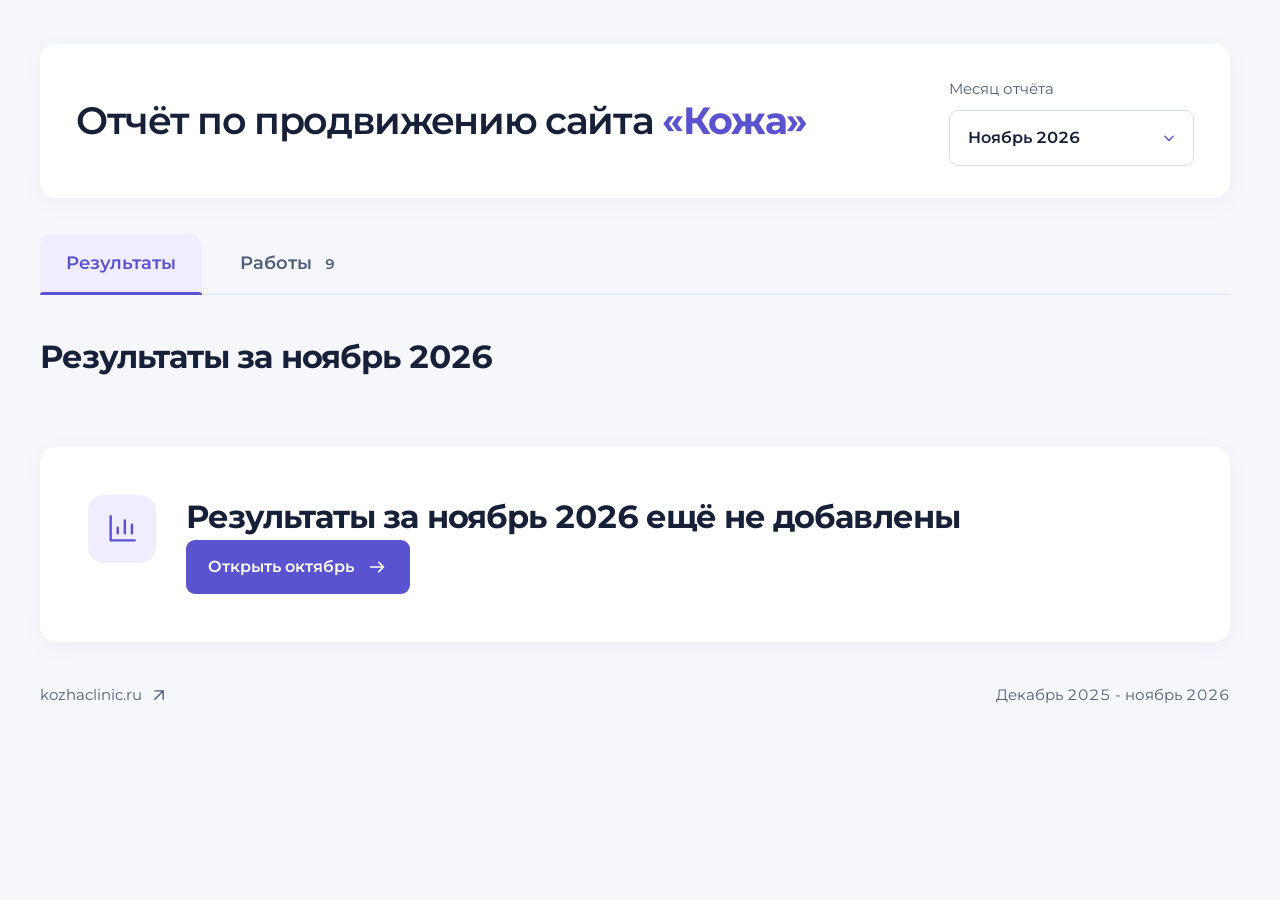
<file: index.html>
<!doctype html>
<html lang="ru">
<head>
  <meta charset="utf-8">
  <meta name="viewport" content="width=device-width,initial-scale=1">
  <meta name="robots" content="noindex,nofollow">
  <meta name="color-scheme" content="light">
  <title>Отчёт по продвижению сайта «Кожа»</title>
  <link rel="preload" href="assets/fonts/Montserrat-Regular.woff2" as="font" type="font/woff2" crossorigin>
  <link rel="preload" href="assets/fonts/Montserrat-SemiBold.woff2" as="font" type="font/woff2" crossorigin>
  <link rel="stylesheet" href="styles.css?v=631f88daee0b">
  <link rel="stylesheet" href="results.css?v=24ecd3e6007a">
  <link rel="stylesheet" href="archive.css?v=88a2c17516ca">
  <script src="report-data.js?v=06515d88b8c9" defer></script>
  <script src="model.js?v=ab1f84ecc292" defer></script>
  <script src="app.js?v=5cf2f712b2f7" defer></script>
</head>
<body>
  <a class="skip-link" href="#report-content">К содержанию отчёта</a>
  <div class="report-shell">
    <header class="report-header">
      <div class="report-heading"><h1>Отчёт по продвижению сайта <span id="report-client">«Кожа»</span></h1></div>
      <div class="month-picker"><label for="report-month">Месяц отчёта</label><div class="select-wrap"><select id="report-month" aria-label="Месяц отчёта"></select><svg aria-hidden="true" viewBox="0 0 24 24"><path d="m7 10 5 5 5-5"/></svg></div></div>
    </header>
    <nav class="report-nav" aria-label="Разделы отчёта">
      <div class="tabs" role="tablist" aria-label="Отчёт по продвижению сайта">
        <button type="button" role="tab" id="tab-results" aria-controls="panel-results" aria-selected="true" tabindex="0">Результаты</button>
        <button type="button" role="tab" id="tab-works" aria-controls="panel-works" aria-selected="false" tabindex="-1">Работы <span id="work-count" class="tab-count" hidden></span></button>
      </div>
    </nav>
    <main id="report-content">
      <section id="panel-results" role="tabpanel" aria-labelledby="tab-results" tabindex="-1"><p class="loading-message" role="status">Загружаем отчёт…</p></section>
      <section id="panel-works" role="tabpanel" aria-labelledby="tab-works" tabindex="-1" hidden></section>
      <noscript><p class="notice">Для переключения месяцев и просмотра отчёта включите JavaScript в браузере.</p></noscript>
    </main>
    <footer class="report-footer"><a id="site-link" href="https://kozhaclinic.ru/" target="_blank" rel="noopener noreferrer">kozhaclinic.ru <svg aria-hidden="true" viewBox="0 0 24 24"><path d="M7 17 17 7M7 7h10v10"/></svg></a><span id="period-label"></span></footer>
  </div>
  <dialog id="detail-dialog" class="detail-dialog" aria-labelledby="detail-title">
    <div class="drawer-header"><div><h2 id="detail-title"></h2><p id="detail-meta"></p></div><button type="button" id="close-detail" class="icon-button" aria-label="Закрыть подробности" autofocus><svg aria-hidden="true" viewBox="0 0 24 24"><path d="m6 6 12 12M18 6 6 18"/></svg></button></div>
    <div id="detail-body" class="drawer-body"></div>
  </dialog>
  <p id="announcement" class="sr-only" role="status" aria-live="polite"></p>
</body>
</html>
</file>
<file: styles.css>
@font-face{font-family:Montserrat;src:url('assets/fonts/Montserrat-Regular.woff2') format('woff2');font-weight:400;font-style:normal;font-display:swap}
@font-face{font-family:Montserrat;src:url('assets/fonts/Montserrat-Medium.woff2') format('woff2');font-weight:500;font-style:normal;font-display:swap}
@font-face{font-family:Montserrat;src:url('assets/fonts/Montserrat-SemiBold.woff2') format('woff2');font-weight:600;font-style:normal;font-display:swap}
@font-face{font-family:Montserrat;src:url('assets/fonts/Montserrat-Bold.woff2') format('woff2');font-weight:700;font-style:normal;font-display:swap}

:root{--page:#f5f7fb;--surface:#fff;--ink:#172039;--muted:#4e607b;--accent:#5953cf;--accent-soft:#efedff;--positive:#087e78;--positive-soft:#e7f5f1;--negative:#a33b45;--negative-soft:#fff0f0;--line:#e4e9f1;--before:#b4ade9;--after:#28a7a0;--radius:16px;--shadow:0 6px 28px rgb(34 46 84 / 3%);--ease:cubic-bezier(.16,1,.3,1);--body-size:18px;--small-size:16px;--meta-size:15px;--intro-size:20px;--task-size:20px;font-family:Montserrat,Arial,sans-serif;font-size:var(--body-size);color:var(--ink);background:var(--page);font-synthesis:none;font-variant-numeric:tabular-nums}
*{box-sizing:border-box}html{scrollbar-gutter:stable;scroll-behavior:smooth}body{margin:0;line-height:1.7}body.dialog-open{overflow:hidden}button,input,select{font:inherit;color:inherit}button,a,input,select{-webkit-tap-highlight-color:transparent}button{cursor:pointer}button:disabled{cursor:default;opacity:.5}[hidden]{display:none!important}button:focus-visible,a:focus-visible,input:focus-visible,select:focus-visible,summary:focus-visible,[tabindex]:focus-visible{outline:3px solid #7770ed;outline-offset:4px}a{color:var(--accent);text-decoration-thickness:1px;text-underline-offset:5px}a:hover{text-decoration:underline}input,select{caret-color:var(--accent)}::selection{background:#ddd9ff;color:var(--ink)}::-webkit-scrollbar{width:10px;height:10px}::-webkit-scrollbar-thumb{background:#bcc3d4;border-radius:8px;border:2px solid var(--page)}::-webkit-scrollbar-track{background:var(--page)}svg{display:block;flex-shrink:0;fill:none;stroke:currentColor;stroke-width:1.7;stroke-linecap:round;stroke-linejoin:round}h1,h2,h3,p{margin:0}h1,h2,h3{text-wrap:balance}h1,h2{letter-spacing:-.03em}h3{letter-spacing:-.02em}.sr-only{position:absolute;width:1px;height:1px;padding:0;margin:-1px;overflow:hidden;clip:rect(0,0,0,0);white-space:nowrap;border:0}.skip-link{position:fixed;z-index:100;left:20px;top:-100px;padding:14px 20px;background:white;border-radius:8px}.skip-link:focus{top:12px}

/* Shared page hierarchy. */
.report-shell{max-width:1440px;margin:0 auto;padding:44px 40px 0}.report-header{display:grid;grid-template-columns:minmax(0,1fr) auto;align-items:center;gap:40px;padding:32px 36px;background:var(--surface);border-radius:var(--radius);box-shadow:var(--shadow)}.report-heading{min-width:0}.report-heading h1{max-width:900px;font-size:38px;line-height:1.35;font-weight:600;letter-spacing:-.035em;text-wrap:pretty}.report-heading h1 span{color:var(--accent);font-weight:700}.month-picker label{display:block;font-size:var(--meta-size);color:var(--muted);margin-bottom:8px}.select-wrap{position:relative}.select-wrap>svg{position:absolute;pointer-events:none;right:15px;top:18px;width:20px;height:20px;color:var(--accent);transform:rotate(90deg)}.month-picker .select-wrap>svg{transform:none}select{appearance:none;min-height:56px;border:1px solid #d8ddeb;border-radius:9px;background:var(--surface);padding:13px 45px 13px 18px;font-size:var(--small-size);cursor:pointer;max-width:100%}.month-picker select{min-width:245px;font-weight:600}
.report-nav{margin-top:36px;border-bottom:1px solid #dee4ef}.tabs{display:flex;gap:12px}.tabs button{position:relative;min-height:60px;padding:15px 26px;border:0;border-radius:12px 12px 0 0;background:transparent;color:var(--muted);font-size:18px;font-weight:600;line-height:1.5;transition:background .18s,color .18s}.tabs button:hover{background:#ececfa;color:var(--ink)}.tabs button[aria-selected=true]{background:var(--accent-soft);color:var(--accent)}.tabs button[aria-selected=true]::after{content:'';height:3px;border-radius:3px 3px 0 0;background:var(--accent);position:absolute;bottom:-1px;left:0;right:0}.tab-count{margin-left:8px;font-size:14px;color:var(--muted)}.surface{background:var(--surface);border-radius:var(--radius);box-shadow:var(--shadow)}
.page-intro{padding:44px 0 40px}.page-intro h2{font-size:36px;line-height:1.3;font-weight:700}.period-subtitle{font-size:18px;color:var(--accent);margin-top:12px;font-weight:500}

/* The route gives each month and task enough room to read. */
.timeline{list-style:none;margin:0;padding:0}.stage{position:relative;display:grid;grid-template-columns:110px minmax(0,1fr);gap:20px;padding-bottom:36px;scroll-margin-top:24px}.stage::before{content:'';position:absolute;left:109px;top:47px;bottom:-47px;width:2px;background:#dce2ed}.stage:last-child::before{display:none}.stage-date{padding-top:34px;padding-right:16px;position:relative;text-align:left}.stage-date h3{font-size:20px;font-weight:600;line-height:1.4}.stage-date .year{display:block;font-size:var(--meta-size);color:var(--muted);margin-top:6px}.stage-node{position:absolute;right:-8px;top:41px;width:16px;height:16px;border:3px solid var(--page);background:#a8b2c7;border-radius:50%;z-index:1}.stage.selected .stage-node{width:20px;height:20px;right:-10px;top:39px;background:var(--accent);box-shadow:0 0 0 1px var(--accent)}.stage.selected .stage-date h3{color:var(--accent)}.stage.complete .stage-node{background:var(--positive)}.stage-card{padding:34px 36px 12px}.stage.selected .stage-card{outline:1px solid #c7c2ee;outline-offset:-1px}.stage-heading{display:flex;gap:24px;align-items:flex-start;justify-content:space-between}.stage-heading h3{font-size:26px;font-weight:600;line-height:1.4}.stage-description{font-size:var(--body-size);line-height:1.8;color:var(--muted);max-width:900px;margin-top:14px}
.status{display:inline-flex;align-items:center;font-size:var(--meta-size);font-weight:500;white-space:nowrap;color:var(--muted);padding:5px 10px;background:#f1f4f9;border-radius:5px;line-height:1.5}.status.in_progress{color:var(--accent);background:var(--accent-soft)}.status.done{color:var(--positive);background:var(--positive-soft)}.status.moved{color:#835911;background:#fff4df}
.stage-tasks{margin:28px 0 0;list-style:none;padding:0;display:grid;grid-template-columns:1fr 1fr;column-gap:36px}.stage-tasks>li{min-width:0;border-top:1px solid var(--line)}.task-button{width:100%;display:flex;gap:22px;text-align:left;padding:26px 0 28px;border:0;background:transparent;border-radius:3px;align-items:flex-start}.task-button:hover .task-title,.task-button:hover .task-affordance{color:var(--accent);text-decoration:underline;text-underline-offset:5px}.task-text{display:block;min-width:0;flex:1}.task-title{font-size:var(--task-size);line-height:1.55;font-weight:600;display:block}.task-summary{display:block;color:var(--muted);font-size:var(--body-size);line-height:1.8;margin-top:10px}.task-target{display:block;font-size:var(--small-size);font-weight:600;color:var(--accent);margin-top:12px}.task-affordance{display:block;flex-shrink:0;white-space:nowrap;font-size:var(--small-size);font-weight:500;color:var(--accent);line-height:1.6;padding-top:3px}.task-text .status{margin-top:12px}.incoming-note{font-size:var(--small-size);color:#835911;padding:20px 0;border-top:1px solid var(--line)}.incoming-note button{border:0;padding:0;background:none;font-size:inherit;color:inherit;text-decoration:underline;text-underline-offset:4px}
.plan-footnote{font-size:var(--small-size);line-height:1.8;color:var(--muted);max-width:1040px;margin:4px 0 48px 130px}.recurring{margin-left:130px;padding:36px}.recurring h2{font-size:28px;line-height:1.4}.recurring-list{list-style:none;display:grid;grid-template-columns:1fr 1fr;gap:32px 40px;padding:28px 0 0;margin:0}.recurring-list h3{font-size:20px;font-weight:600}.recurring-list p{font-size:var(--body-size);color:var(--muted);line-height:1.8;margin-top:10px}.report-footer{display:flex;align-items:center;justify-content:space-between;font-size:var(--meta-size);color:var(--muted);padding:40px 0 32px;gap:24px}.report-footer a{display:flex;gap:7px;align-items:center;color:var(--muted);text-decoration:none}.report-footer a:hover{color:var(--accent)}.report-footer svg{width:20px;height:20px}

/* Empty, prepared and populated report screens use the same type scale. */
.empty-state{margin-top:40px;padding:48px;display:flex;gap:30px;align-items:flex-start}.empty-symbol{width:68px;height:68px;border-radius:16px;background:var(--accent-soft);color:var(--accent);display:grid;place-items:center;flex-shrink:0}.empty-symbol svg{width:34px;height:34px}.empty-state h2{font-size:32px;max-width:850px;line-height:1.4}.empty-state p{max-width:850px;font-size:var(--body-size);line-height:1.85;color:var(--muted);margin:20px 0 30px}.button-primary,.button-secondary{display:inline-flex;align-items:center;justify-content:center;gap:12px;min-height:54px;border-radius:9px;padding:14px 22px;font-size:var(--small-size);font-weight:600;line-height:1.5;text-decoration:none;transition:background .18s;max-width:100%}.button-primary{color:white;background:var(--accent);border:0}.button-primary:hover{background:#4943b7;text-decoration:none}.button-secondary{color:var(--accent);border:1px solid #d8d3ed;background:white}.button-secondary:hover{background:var(--accent-soft);text-decoration:none}.button-primary svg,.button-secondary svg{width:22px;height:22px}
.month-intro{max-width:1120px;font-size:var(--intro-size);line-height:1.85;padding:40px 0}.month-intro p+p{margin-top:20px}.month-intro h2{font-size:32px;line-height:1.4;margin-bottom:24px}.traffic-card{padding:36px;display:grid;grid-template-columns:1fr 1.5fr;gap:40px;align-items:center;margin-bottom:30px}.traffic-card h3{font-size:24px;line-height:1.4}.source-label{font-size:var(--meta-size);color:var(--muted);margin-top:10px}.traffic-value{font-size:46px;font-weight:600;line-height:1.25;letter-spacing:-.035em;margin-top:22px}.traffic-value span{font-size:var(--small-size);color:var(--muted);font-weight:400;margin-left:10px;letter-spacing:0}.traffic-change{font-size:var(--small-size);margin-top:14px}.traffic-context{font-size:var(--meta-size);color:var(--muted);margin-top:10px;line-height:1.8}.positive{color:var(--positive)}.negative{color:var(--negative)}.neutral{color:var(--muted)}.traffic-chart{width:100%;height:210px}.traffic-chart text{stroke:none;fill:var(--muted);font-size:18px;font-family:inherit}.traffic-chart .bar-label{fill:var(--ink);font-size:18px}.chart-mobile{display:none}.chart-placeholder{font-size:var(--small-size);color:var(--muted);border-top:1px solid var(--line);padding:24px 0}
.kpi-grid{display:grid;grid-template-columns:repeat(4,minmax(0,1fr));gap:24px}.kpi-card{padding:30px;min-width:0}.kpi-card h3{font-size:20px;font-weight:600;line-height:1.5;margin-bottom:20px}.kpi-values{display:flex;gap:12px;align-items:flex-end;flex-wrap:wrap}.kpi-values .number{font-size:34px;line-height:1.25;font-weight:600;letter-spacing:-.035em;white-space:nowrap}.kpi-values .before{color:var(--muted);font-weight:400}.kpi-period{display:block;color:var(--muted);font-size:var(--meta-size);margin-bottom:7px}.kpi-arrow{color:var(--muted);width:22px;height:22px;margin-bottom:10px}.kpi-count{font-size:var(--small-size);color:var(--muted);margin-top:18px}.metrics-note{font-size:var(--meta-size);color:var(--muted);line-height:1.85;margin:22px 3px 36px;max-width:1120px}.no-metric{font-size:24px;color:var(--muted);font-weight:500;line-height:1.5}
.charts-grid{display:grid;grid-template-columns:1fr 1fr;gap:28px;margin-bottom:40px}.ranking-chart{padding:32px}.ranking-chart h3{font-size:24px;margin-bottom:28px}.rank-bars{display:flex;gap:32px;align-items:flex-end;height:178px}.rank-bar-group{flex:1;display:flex;align-items:flex-end;justify-content:center;gap:14px;height:132px;position:relative;border-bottom:1px solid var(--line)}.rank-bar{width:48px;border-radius:4px 4px 0 0;background:var(--after);position:relative;min-height:2px}.rank-bar.before{background:var(--before)}.rank-bar span{position:absolute;top:-29px;left:0;right:0;text-align:center;font-size:var(--small-size)}.rank-bar-group strong{font-size:var(--small-size);font-weight:500;position:absolute;bottom:-34px;left:0;right:0;text-align:center;color:var(--muted)}.chart-legend{display:flex;gap:24px;font-size:var(--meta-size);color:var(--muted);margin-top:42px;flex-wrap:wrap}.chart-legend span{display:flex;align-items:center;gap:8px}.chart-legend i{display:inline-block;width:12px;height:12px;background:var(--after);border-radius:2px}.chart-legend .before-key{background:var(--before)}

/* Tables retain large values; narrow viewports scroll within the table only. */
.queries-card{padding:36px;min-width:0}.section-heading{display:flex;align-items:baseline;justify-content:space-between;gap:24px}.section-heading h2{font-size:28px}.section-heading p{font-size:var(--small-size);color:var(--muted)}.table-filters{display:flex;gap:20px;flex-wrap:wrap;margin:28px 0;align-items:flex-end}.filter-field{display:flex;flex-direction:column;gap:10px;min-width:195px;min-inline-size:0}.filter-field.search{flex:1}.filter-field label{font-size:var(--meta-size);color:var(--muted)}.filter-field input{min-height:56px;border:1px solid #d8ddeb;border-radius:9px;background:white;padding:13px 18px;font-size:var(--small-size);min-width:0;width:100%}.filter-field input::placeholder{color:var(--muted)}.filter-field select{width:100%}.table-scroll{overflow:auto;max-width:100%;overscroll-behavior-inline:contain}.positions-table{border-collapse:separate;border-spacing:0;width:100%;min-width:920px;font-size:var(--small-size);table-layout:fixed}.positions-table th{background:#f4f5f8;font-weight:500;color:var(--muted);text-align:center;font-size:var(--meta-size);padding:18px 10px}.positions-table th.query-heading{text-align:left;padding-left:20px;border-radius:8px 0 0 0}.positions-table th.engine-title{background:#eeecf8;font-size:18px;font-weight:600;color:var(--ink)}.positions-table th:last-child.engine-title{border-radius:0 8px 0 0}.positions-table th time{display:block;font-size:var(--meta-size);margin-top:7px}.positions-table td{padding:24px 10px;text-align:center;border-bottom:1px solid var(--line);overflow-wrap:anywhere;vertical-align:middle}.positions-table td:first-child{text-align:left;padding-left:20px;padding-right:20px}.positions-table .query-col{width:32%}.positions-table .rank-col{width:10%}.positions-table .change-col{width:14%}.positions-table .current{background:#f3f4f8;font-weight:600}.positions-table .query-direction{display:block;font-size:var(--meta-size);color:var(--muted);margin-top:8px}.positions-table .delta{font-size:var(--meta-size);display:inline-flex;gap:5px;align-items:center;line-height:1.6}.delta svg{width:18px;height:18px}.positions-table tbody tr:hover td{background:#f7f7fd}.query-empty{padding:36px 20px;text-align:center;color:var(--muted);font-size:var(--body-size)}.table-footer{display:flex;align-items:center;justify-content:space-between;gap:24px;padding-top:28px;font-size:var(--meta-size);color:var(--muted)}.table-method{font-size:var(--meta-size);color:var(--muted);line-height:1.85;margin-top:28px}.mobile-engine{display:none}
.works-heading{padding:40px 0 30px}.works-heading h2{font-size:32px}.works-heading p{font-size:15px;color:var(--muted);margin-top:16px;line-height:1.8}.works-table{border-collapse:collapse;width:100%;table-layout:fixed}.works-table th{padding:25px 28px;text-align:left;font-size:13px;line-height:1.5;font-weight:600;color:var(--muted);border-bottom:1px solid var(--line)}.works-table td{vertical-align:top;padding:32px 28px;font-size:15px;border-bottom:1px solid var(--line);line-height:1.5;overflow-wrap:anywhere}.works-table td[data-label]{font-size:14px;line-height:1.8;font-weight:500}.works-table tr:last-child td{border:0}.works-table th:first-child{width:25%}.works-table th:nth-child(2){width:30%}.works-table th:last-child{width:190px}.work-name{font-size:16px;font-weight:600;line-height:1.6;margin-bottom:14px}.work-summary{color:var(--muted)}.work-open{border:0;background:transparent;color:var(--accent);font-size:13px;line-height:1.5;font-weight:600;min-height:52px;padding:0;display:flex;align-items:center;gap:8px;white-space:nowrap}.work-open:hover{text-decoration:underline;text-underline-offset:5px}.work-open svg{width:20px;height:20px}

/* Detail panels follow the same reading scale, including supporting evidence. */
.detail-dialog{padding:0;border:0;position:fixed;margin:0 0 0 auto;inset:0;width:min(860px,100%);height:100dvh;max-width:100%;max-height:100%;background:white;color:var(--ink);box-shadow:-20px 0 70px rgb(25 35 65 / 15%)}.detail-dialog[open]{display:flex;flex-direction:column;animation:drawer-enter .24s var(--ease)}.detail-dialog::backdrop{background:rgb(23 32 57 / 28%)}@keyframes drawer-enter{from{transform:translateX(28px);clip-path:inset(0 0 0 16px)}to{transform:translateX(0);clip-path:inset(0)}}.drawer-header{padding:32px 40px;display:flex;align-items:flex-start;justify-content:space-between;gap:28px;border-bottom:1px solid var(--line);flex-shrink:0}.drawer-header h2{font-size:28px;line-height:1.45}.drawer-header p{font-size:var(--meta-size);color:var(--muted);margin-top:12px;line-height:1.7}.icon-button{width:52px;height:52px;min-width:52px;display:grid;place-items:center;border:1px solid var(--line);border-radius:9px;background:white}.icon-button:hover{background:var(--accent-soft);color:var(--accent)}.icon-button svg{width:24px;height:24px}.drawer-body{padding:36px 40px 52px;overflow-y:auto;overscroll-behavior:contain}.detail-lead{font-size:var(--intro-size);line-height:1.85;margin-bottom:34px}.detail-section+.detail-section{margin-top:36px}.detail-section h3{font-size:22px;font-weight:600;margin-bottom:16px}.detail-section p{font-size:var(--body-size);line-height:1.85;color:var(--muted)}.detail-section ul,.detail-section ol{padding-left:24px;margin:0;font-size:var(--body-size);line-height:1.8;color:var(--muted)}.detail-section li+li{margin-top:14px}.detail-section li::marker{color:var(--accent)}.detail-links{list-style:none!important;padding:0!important;display:grid;gap:14px}.detail-links li{margin:0!important}.detail-links a{display:inline-flex;align-items:center;gap:7px}.detail-links svg{width:18px;height:18px}.detail-note{background:var(--accent-soft);color:#48429e;padding:20px 24px;font-size:var(--small-size);line-height:1.8;border-radius:9px;margin:28px 0}.actual-result{padding-top:36px;margin-top:36px;border-top:1px solid var(--line)}.actual-result h3{font-size:24px;margin-bottom:18px}.actual-result>p{font-size:var(--body-size);line-height:1.85;color:var(--muted)}.evidence-block{border-top:1px solid var(--line);margin-top:24px}.evidence-block summary{cursor:pointer;font-size:var(--body-size);font-weight:600;line-height:1.7;padding:22px 0;color:var(--accent);min-height:52px}.evidence-content{padding-bottom:24px;font-size:var(--body-size);line-height:1.85}.comparison-grid{display:grid;grid-template-columns:1fr 1fr;gap:30px}.comparison-grid h4{font-size:var(--body-size);margin:0 0 14px;color:var(--ink)}.comparison-grid p{color:var(--muted);font-size:var(--body-size)}.evidence-table{border-collapse:collapse;width:100%;min-width:480px;font-size:var(--small-size);line-height:1.8}.evidence-table th,.evidence-table td{border-bottom:1px solid var(--line);padding:16px;text-align:left;vertical-align:top;overflow-wrap:anywhere}.evidence-table th{font-weight:600;background:var(--page)}.loading-message,.notice{margin:36px 0;color:var(--muted);font-size:var(--body-size);line-height:1.8}.notice{padding:30px;background:white;border-radius:12px}

.drawer-body>.actual-result:first-child{padding-top:0;margin-top:0;border-top:0}.actual-result>p+p{margin-top:12px}.actual-result>.detail-section{margin-top:36px}.actual-result>.detail-links{margin:12px 0 0;font-size:var(--body-size);line-height:1.85}
.works-table td[data-label]>p+p,.detail-section>p+p{margin-top:12px}
.actual-result>.result-bullets{padding-left:24px;margin:18px 0 0;font-size:var(--body-size);line-height:1.8;color:var(--muted)}.result-bullets li+li{margin-top:14px}.result-bullets li::marker{color:var(--accent)}

/* Works use the compact reading scale of the approved reference report. */
.detail-dialog[data-report-view="works"]{font-size:15px}.detail-dialog[data-report-view="works"] .drawer-header h2{font-size:24px;line-height:1.35;font-weight:700}.detail-dialog[data-report-view="works"] .actual-result h3{font-size:18px;line-height:1.45;font-weight:700}.detail-dialog[data-report-view="works"] .actual-result>p,.detail-dialog[data-report-view="works"] .detail-section p,.detail-dialog[data-report-view="works"] .detail-section ul,.detail-dialog[data-report-view="works"] .detail-section ol,.detail-dialog[data-report-view="works"] .actual-result>.result-bullets{font-size:15px;line-height:1.8}.detail-dialog[data-report-view="works"] .actual-result>.detail-links,.detail-dialog[data-report-view="works"] .detail-section>.detail-links{font-size:14px;line-height:1.8}.detail-dialog[data-report-view="works"] .evidence-block summary{font-size:15px;line-height:1.6}.detail-dialog[data-report-view="works"] .evidence-content{font-size:15px;line-height:1.8}.detail-dialog[data-report-view="works"] .evidence-table{font-size:14px}.detail-dialog[data-report-view="works"] .comparison-grid h4,.detail-dialog[data-report-view="works"] .comparison-grid p{font-size:15px}

@media(max-width:1250px){.kpi-grid{grid-template-columns:1fr 1fr}.kpi-values .number{font-size:38px}}
@media(max-width:1100px){.report-header{grid-template-columns:minmax(0,1fr);gap:24px}.report-heading h1{font-size:34px}.month-picker{grid-column:1/-1;display:flex;align-items:center;justify-content:space-between;gap:20px}.month-picker label{margin:0}.stage{grid-template-columns:110px minmax(0,1fr);gap:20px}.stage::before{left:109px}.stage-card{padding:32px 32px 10px}.stage-tasks{grid-template-columns:1fr}.plan-footnote,.recurring{margin-left:130px}.traffic-card{grid-template-columns:1fr;gap:28px}.traffic-chart{height:210px}.works-table,.works-table tbody{display:block;width:100%}.works-table thead{display:none}.works-table tr{display:grid;grid-template-columns:1fr 1.2fr;gap:24px 32px;padding:32px;border-bottom:1px solid var(--line)}.works-table tr:last-child{border:0}.works-table td{display:block;padding:0;border:0;width:auto;min-width:0}.works-table td:nth-child(2),.works-table td:last-child{grid-column:1/-1}.works-table td[data-label]::before{content:attr(data-label);display:block;font-weight:600;font-size:13px;margin-bottom:8px}.section-heading{display:block}.section-heading p{margin-top:12px}.filter-field.search{flex-basis:100%}}
@media(max-width:800px){.report-shell{padding:32px 24px 0}.report-heading h1{font-size:32px}.tabs button{font-size:16px;padding:15px 20px}.page-intro h2{font-size:32px}.stage{grid-template-columns:100px minmax(0,1fr);gap:16px}.stage::before{left:99px}.stage-date h3{font-size:18px}.stage-heading{display:block}.stage-heading>.status{margin-top:14px}.stage-card{padding:30px 28px 8px}.stage-heading h3{font-size:24px}.task-button{gap:20px}.plan-footnote,.recurring{margin-left:116px}.recurring-list{grid-template-columns:1fr}.charts-grid{grid-template-columns:1fr}.empty-state{padding:36px;display:block}.empty-symbol{margin-bottom:24px}.works-table tr{grid-template-columns:1fr;gap:24px}.works-table td:nth-child(2),.works-table td:last-child{grid-column:auto}.drawer-header,.drawer-body{padding-left:30px;padding-right:30px}}
@media(max-width:600px){:root{--body-size:16px;--small-size:16px;--meta-size:14px;--intro-size:18px;--task-size:18px}.report-shell{padding:28px 20px 0}.report-header{gap:24px;align-items:start;padding:26px 24px}.report-heading h1{font-size:30px;line-height:1.4}.month-picker{display:block}.month-picker label{display:none}.month-picker select{min-width:0;width:100%;font-size:16px}.select-wrap>svg{top:18px}.report-nav{margin-top:26px}.tabs{display:grid;grid-template-columns:1.6fr 1fr .75fr;gap:4px}.tabs button{font-size:14px;padding:13px 8px;min-height:64px;line-height:1.5;border-radius:9px 9px 0 0}.tab-count{font-size:14px;margin-left:4px}.page-intro{padding:32px 0;gap:28px}.page-intro h2{font-size:30px;line-height:1.35}.period-subtitle{font-size:16px;margin-top:12px}
.stage{display:block;padding:0 0 32px 22px;scroll-margin-top:16px}.stage::before{left:3px;top:31px;bottom:-31px}.stage-date{padding:18px 0 16px;display:flex;gap:8px;align-items:baseline;text-align:left}.stage-date h3{font-size:20px}.stage-date .year{font-size:15px;margin:0}.stage-node{right:auto;left:-26px;top:27px}.stage.selected .stage-node{right:auto;left:-28px;top:25px}.stage-card{padding:26px 24px 6px}.stage-heading h3{font-size:23px;line-height:1.5}.stage-description{margin-top:16px;line-height:1.85}.stage-tasks{margin-top:24px}.task-button{flex-direction:column;gap:14px;padding:24px 0 26px}.task-title{line-height:1.6}.task-summary{line-height:1.85;margin-top:12px}.task-target{margin-top:12px}.task-affordance{padding:0;text-decoration:underline;text-underline-offset:5px}.plan-footnote{margin:0 0 36px 22px;font-size:15px;line-height:1.85}.recurring{margin-left:22px;padding:28px 24px}.recurring h2{font-size:26px}.recurring-list{gap:28px;padding-top:26px}.recurring-list h3{font-size:19px}.recurring-list p{line-height:1.85}.report-footer{font-size:14px;padding:32px 0;flex-direction:column;align-items:flex-start;gap:14px}
.empty-state{margin-top:32px;padding:30px 26px}.empty-state h2{font-size:27px;line-height:1.45}.empty-symbol{width:60px;height:60px}.empty-state p{line-height:1.85;margin:20px 0 26px}.button-primary,.button-secondary{min-height:54px;padding:14px 18px}.month-intro{padding:32px 0;line-height:1.85}.month-intro h2{font-size:28px;line-height:1.45}.traffic-card{padding:28px 24px;gap:24px}.traffic-card h3{font-size:23px}.traffic-value{font-size:42px}.traffic-value span{font-size:16px}.source-label{font-size:15px}.traffic-change{font-size:16px}.traffic-context{font-size:15px}.chart-mobile{display:block}.chart-desktop{display:none}.traffic-chart{height:180px}.traffic-chart text,.traffic-chart .bar-label{font-size:20px}.kpi-grid{gap:20px}.kpi-card{padding:28px 24px}.kpi-card h3{font-size:20px}.kpi-values .number{font-size:36px}.kpi-period{font-size:15px}.kpi-count{font-size:16px}.metrics-note{font-size:15px;margin:22px 0 32px}.ranking-chart{padding:28px 24px}.ranking-chart h3{font-size:24px}.chart-legend{font-size:15px;gap:16px 24px}
.queries-card{padding:28px 20px}.section-heading h2{font-size:27px}.section-heading p{font-size:16px}.table-filters{gap:20px;align-items:stretch;margin:26px 0}.filter-field,.filter-field.search{flex-basis:100%;width:100%;min-width:0}.filter-field label{font-size:15px}.filter-field input,.filter-field select{font-size:16px}.mobile-engine{display:flex;gap:10px;margin-bottom:24px}.mobile-engine button{flex:1;border:1px solid #d8ddeb;background:white;border-radius:8px;font-size:16px;min-height:52px;font-weight:500}.mobile-engine button[aria-pressed=true]{background:var(--accent-soft);border-color:#c7c2ee;color:var(--accent)}.positions-table{min-width:520px;font-size:16px}.positions-table .query-col{width:40%}.positions-table .rank-col{width:16%}.positions-table .change-col{width:28%}.table-scroll[data-engine=yandex] .engine-google,.table-scroll[data-engine=google] .engine-yandex{display:none}.positions-table th.engine-title{display:none}.positions-table th,.positions-table th time{font-size:15px}.positions-table th{padding:16px 8px}.positions-table td{font-size:16px;padding:22px 8px}.positions-table td:first-child,.positions-table th.query-heading{padding-left:12px;padding-right:12px}.positions-table .query-direction,.positions-table .delta{font-size:15px}.table-footer{font-size:15px;flex-direction:column;align-items:flex-start;gap:20px}.table-method{font-size:15px}.works-heading{padding:32px 0 26px}.works-heading h2{font-size:28px}.works-heading p{font-size:15px}.works-table tr{padding:28px 24px}.work-name{font-size:16px}.work-open{font-size:13px}
.drawer-header{padding:26px 24px;gap:18px}.drawer-header h2{font-size:24px;line-height:1.45}.drawer-header p{font-size:15px}.drawer-body{padding:30px 24px 44px}.detail-lead{font-size:18px;line-height:1.85;margin-bottom:30px}.detail-section+.detail-section{margin-top:32px}.detail-section h3{font-size:21px}.detail-section p,.detail-section ul,.detail-section ol{font-size:16px;line-height:1.9}.detail-section li+li{margin-top:14px}.detail-note{font-size:16px;padding:20px;margin:26px 0}.comparison-grid{grid-template-columns:1fr;gap:26px}.comparison-grid h4,.comparison-grid p{font-size:16px}.evidence-block summary,.evidence-content{font-size:16px}.evidence-table{font-size:16px}.evidence-table th,.evidence-table td{padding:14px}.actual-result h3{font-size:23px}.actual-result>p{font-size:16px}}
@media(max-width:420px){.kpi-grid{grid-template-columns:1fr}.report-heading h1{font-size:28px}.stage-heading h3{font-size:22px}.stage-card{padding-left:22px;padding-right:22px}}
@media(max-width:360px){.report-shell{padding-left:16px;padding-right:16px}.report-header{padding-left:20px;padding-right:20px}.report-heading h1{font-size:26px}.tabs button{padding-left:6px;padding-right:6px}.stage-card{padding-left:20px;padding-right:20px}.stage-heading h3{font-size:22px}.drawer-header{padding-left:20px;padding-right:20px}.drawer-body{padding-left:20px;padding-right:20px}.drawer-header h2{font-size:22px}.icon-button{width:48px;min-width:48px;height:48px}}
.table-scroll-hint{display:none}
@media(max-width:600px){.table-scroll-hint{display:block;font-size:15px;line-height:1.8;color:var(--muted);margin:0 0 20px}.actual-result>.result-bullets{line-height:1.9}}
@media(prefers-reduced-motion:reduce){html{scroll-behavior:auto}*,*::before,*::after{animation:none!important;transition:none!important}}
@media print{body{background:white}.report-shell{padding:0;max-width:none}.report-nav,.month-picker,.table-filters,.mobile-engine,.table-footer button{display:none!important}.surface{box-shadow:none;border:1px solid #ddd}.stage{break-inside:avoid}.stage-tasks{grid-template-columns:1fr}.report-footer{padding:24px 0}.detail-dialog[open]{position:static;width:100%;height:auto;box-shadow:none}.drawer-body{overflow:visible}.detail-dialog::backdrop{display:none}.icon-button,.task-affordance{display:none}.stage.selected .stage-card{outline:none}.table-scroll{overflow:visible}.positions-table{min-width:0}}
</file>
<file: results.css>
.results-heading{padding:40px 0 28px}
.results-heading h2{font-size:32px;line-height:1.4}
.results-heading p{font-size:var(--intro-size);line-height:1.85;max-width:75ch;margin-top:20px}
.results-heading.client-results-heading>.report-prose{font-size:16px;line-height:1.8}
@media(max-width:600px){.results-heading.client-results-heading>.report-prose{font-size:15px}}
.engine-kpi-grid{display:grid;grid-template-columns:repeat(2,minmax(0,1fr));gap:28px;margin-bottom:40px;--searcher-yandex:#bd2f1b;--searcher-google:#1b5fbc}
.engine-kpi-card{padding:32px 36px;min-width:0}
.engine-kpi-card .searcher-name{font-size:26px;line-height:1.4;font-weight:600;margin-bottom:28px}
.engine-kpi-card.engine-yandex .searcher-name{color:var(--searcher-yandex)}
.engine-kpi-card.engine-google .searcher-name{color:var(--searcher-google)}
.engine-kpi-metrics{display:grid;grid-template-columns:repeat(2,minmax(0,1fr));gap:28px}
.engine-kpi-metric{min-width:0}
.engine-kpi-metric+.engine-kpi-metric{border-left:1px solid var(--line);padding-left:28px}
.engine-kpi-metric h4{margin:0 0 16px;font-size:20px;font-weight:500;line-height:1.5}
.engine-kpi-metric .kpi-values .number{font-size:48px;font-variant-numeric:tabular-nums}
.engine-kpi-metric .kpi-values .number.before{font-size:28px}
.engine-kpi-metric .kpi-values .number.neutral{color:var(--ink)}
.engine-kpi-metric .kpi-count{font-size:16px;line-height:1.7;margin-top:14px}
.competitors-card{padding:36px;margin-bottom:30px;min-width:0}
.competitors-table{width:100%;border-collapse:collapse;table-layout:fixed;margin-top:28px;font-size:var(--small-size)}
.competitors-table th,.competitors-table td{padding:18px 14px;border-bottom:1px solid var(--line);text-align:center;vertical-align:middle;overflow-wrap:anywhere}
.competitors-table thead th{font-size:var(--small-size);font-weight:600;color:var(--muted);background:#f8f9fc}
.competitors-table thead th:first-child{width:32%;text-align:left}
.competitors-table tbody th{text-align:left;font-weight:500}
.competitors-table tbody th a{display:inline-flex;align-items:center;gap:8px;max-width:100%;text-decoration:none}
.competitors-table tbody th a:hover{text-decoration:underline}
.competitors-table tbody th svg{width:18px;height:18px}
.competitors-table tr.is-project{background:var(--accent-soft)}
.competitors-table tr.is-project th,.competitors-table tr.is-project .comparison-value{color:var(--accent);font-weight:600}
.comparison-value{display:block;font-size:26px;line-height:1.5;font-weight:500}
.comparison-share{display:block;font-size:var(--meta-size);color:var(--muted);margin-top:3px}
.comparison-label{display:none}
.competitors-table .searcher-yandex{color:#bd2f1b;background:#fff6f3;font-size:21px}
.competitors-table .searcher-google{color:#1b5fbc;background:#f3f7ff;font-size:21px}
.competitors-table .searcher-yandex-sub{background:#fff6f3}
.competitors-table .searcher-google-sub{background:#f3f7ff}
.competitors-table .searcher-divider{border-left:1px solid #dce1ea}
.comparison-value{font-variant-numeric:tabular-nums}
.positions-table th.engine-yandex.engine-title{color:#bd2f1b;background:#fff6f3}
.positions-table th.engine-google.engine-title{color:#1b5fbc;background:#f3f7ff}
.positions-table td{font-variant-numeric:tabular-nums}
.competitor-filter{min-width:235px}
.positions-table.initial-positions{min-width:0;table-layout:fixed}
.positions-table.initial-positions .query-col{width:60%}
.positions-table.initial-positions .rank-col{width:20%}
.positions-table.initial-positions.has-competitors .query-col{width:46%}
.positions-table.initial-positions.has-competitors .rank-col{width:13.5%}
.initial-positions th,.initial-positions td{overflow-wrap:anywhere}
.initial-positions .competitor-rank{color:var(--muted)}
.rank-label-short{display:none}

/* Current monitoring keeps the approved report palette and reading scale. */
.rankings-section-heading,.traffic-section-heading{margin:0 0 24px}
.rankings-section-heading h2,.traffic-section-heading h2{font-size:30px;line-height:1.4}
.rankings-section-heading p,.traffic-section-heading p{font-size:16px;line-height:1.8;color:var(--muted);margin-top:12px;max-width:82ch}
.monitoring-controls{display:grid;grid-template-columns:minmax(0,1fr) minmax(0,1fr);gap:24px;padding:28px 32px;margin-bottom:28px}
.monitoring-controls .filter-field{min-width:0;width:100%}
.monitoring-controls select{width:100%;min-width:0}
.engine-measurement{font-size:14px;line-height:1.7;color:var(--muted);margin:-14px 0 26px;overflow-wrap:anywhere}
.engine-kpi-metrics.has-top50{grid-template-columns:repeat(3,minmax(0,1fr));gap:20px}
.has-top50 .engine-kpi-metric+.engine-kpi-metric{padding-left:20px}
.engine-kpi-metrics.has-top50 .kpi-values .number{font-size:40px}
.engine-kpi-metrics.has-top50 .kpi-values .number.before{font-size:24px}
.engine-kpi-metrics.has-top50 .kpi-count{font-size:14px;line-height:1.6}
.ranking-population-note{font-size:15px;line-height:1.8;color:var(--muted);max-width:90ch;margin-top:16px}
.baseline-note{padding:20px 24px;background:var(--accent-soft);border-radius:10px;line-height:1.8}
.rank-result-link{display:inline-flex;align-items:center;justify-content:center;gap:5px;min-height:40px;max-width:100%;text-decoration:none}
.rank-result-link:hover{text-decoration:underline}
.rank-result-link svg{width:13px;height:13px}
.organic-traffic{margin-bottom:48px}
.traffic-comparisons{display:grid;grid-template-columns:repeat(2,minmax(0,1fr));gap:28px;margin-bottom:28px}
.traffic-period-card{padding:28px 30px;min-width:0}
.traffic-period-card h3,.traffic-trend-card h3{font-size:23px;line-height:1.45;margin-bottom:16px}
.traffic-periods{font-size:14px;line-height:1.8;color:var(--muted);margin-bottom:22px}
.traffic-periods span{display:block}
.traffic-periods b{font-weight:500;color:var(--ink)}
.traffic-comparison-table{width:100%;border-collapse:collapse;table-layout:fixed;font-size:15px;line-height:1.6}
.traffic-comparison-table th,.traffic-comparison-table td{padding:13px 7px;border-bottom:1px solid var(--line);vertical-align:middle;overflow-wrap:anywhere}
.traffic-comparison-table thead th{font-weight:500;color:var(--muted);font-size:13px;text-align:right}
.traffic-comparison-table thead th:first-child,.traffic-comparison-table tbody th{text-align:left}
.traffic-comparison-table thead th:first-child{width:40%}
.traffic-comparison-table thead th:nth-child(2),.traffic-comparison-table thead th:nth-child(3){width:16%}
.traffic-comparison-table tbody th{font-weight:400}
.traffic-comparison-table td{text-align:right;font-variant-numeric:tabular-nums}
.traffic-comparison-table .traffic-total{background:var(--accent-soft)}
.traffic-comparison-table .traffic-total th,.traffic-comparison-table .traffic-total td{font-weight:600}
.traffic-delta{display:block;font-weight:500}
.traffic-delta small{display:block;font-size:13px;font-weight:400;white-space:nowrap}
.traffic-delta.positive{color:var(--positive)}
.traffic-delta.negative{color:var(--negative)}
.traffic-trend-card{padding:32px;min-width:0}
.traffic-chart-caption{font-size:15px;color:var(--muted);margin-top:-6px;margin-bottom:22px}
.traffic-series-controls{display:flex;flex-wrap:wrap;gap:10px;margin-bottom:20px}
.traffic-series-controls button{display:inline-flex;align-items:center;gap:9px;min-height:44px;padding:9px 13px;border:1px solid var(--line);background:white;border-radius:8px;font-size:14px;line-height:1.5;transition:background .15s,border-color .15s}
.traffic-series-controls button[aria-pressed=true]{background:#f5f7fb;border-color:var(--series-color)}
.traffic-series-controls button[aria-pressed=false]{color:var(--muted)}
.traffic-series-controls button i{width:18px;height:3px;background:var(--series-color);border-radius:2px}
.traffic-series-controls button[aria-pressed=false] i{background:#cbd2df}
.organic-week-chart{display:block;width:100%;height:auto;min-height:180px;overflow:visible}
.organic-week-chart .traffic-grid line{stroke:var(--line);stroke-width:1}
.organic-week-chart .traffic-grid text,.organic-week-chart .traffic-axis-date{font-size:14px;fill:var(--muted);stroke:none;font-family:inherit}
.organic-week-chart .traffic-line{fill:none;stroke-width:2.7;stroke-linejoin:round;stroke-linecap:round;vector-effect:non-scaling-stroke}
.organic-week-chart .traffic-selected-week{stroke:#a8aec0;stroke-width:1;stroke-dasharray:4 4}
.traffic-week-hit{fill:transparent;stroke:none;cursor:crosshair}
.traffic-week-label{display:block;font-size:14px;color:var(--muted);margin:18px 0 10px}
.traffic-week-range{display:block;width:100%;min-height:34px;accent-color:var(--accent);cursor:pointer}
.traffic-week-readout{margin:20px 0;padding:20px 22px;background:var(--page);border-radius:10px}
.traffic-week-readout>p{font-size:15px;font-weight:500;margin-bottom:15px}
.traffic-week-readout dl{display:grid;grid-template-columns:repeat(4,minmax(0,1fr));gap:20px;margin:0}
.traffic-week-readout dl>div{min-width:0}
.traffic-week-readout dt{display:flex;align-items:center;gap:7px;font-size:13px;color:var(--muted);line-height:1.6}
.traffic-week-readout dt i{width:8px;height:8px;border-radius:50%;flex:0 0 auto}
.traffic-week-readout dd{font-size:25px;font-weight:500;margin:4px 0 0;font-variant-numeric:tabular-nums}
.traffic-source-table summary{font-size:15px;color:var(--accent);padding:14px 0;cursor:pointer}
.traffic-data-scroll{max-width:100%;overflow:auto;margin-top:10px}
.traffic-data-scroll table{width:100%;min-width:620px;border-collapse:collapse;font-size:14px;line-height:1.7}
.traffic-data-scroll th,.traffic-data-scroll td{padding:12px;border-bottom:1px solid var(--line);text-align:right}
.traffic-data-scroll th:first-child{text-align:left;font-weight:400}
.traffic-data-scroll thead th{font-weight:500;background:var(--page)}
.traffic-source-note{font-size:14px;line-height:1.8;color:var(--muted);margin-top:20px;max-width:105ch}
.traffic-comparison-table td{white-space:nowrap;word-break:normal;overflow-wrap:normal}
.traffic-comparison-table th{word-break:normal;overflow-wrap:normal}
.traffic-comparison-table thead th{white-space:nowrap}
@media(max-width:1100px){.traffic-comparisons{grid-template-columns:1fr}.traffic-period-card{padding:28px 32px}.traffic-comparison-table{font-size:16px}.engine-kpi-metrics.has-top50 .kpi-values .number{font-size:34px}}
@media(max-width:760px){.traffic-week-readout dl{grid-template-columns:repeat(2,minmax(0,1fr))}.engine-kpi-metrics.has-top50 .kpi-values .number{font-size:40px}}
@media(max-width:600px){
  .rankings-section-heading h2,.traffic-section-heading h2{font-size:26px}
  .monitoring-controls{grid-template-columns:1fr;padding:24px;gap:22px}
  .traffic-comparisons{gap:22px;margin-bottom:22px}
  .traffic-period-card,.traffic-trend-card{padding:26px 20px}
  .traffic-period-card h3,.traffic-trend-card h3{font-size:21px}
  .traffic-periods{font-size:13px}
  .traffic-comparison-table{font-size:14px;table-layout:auto}
  .traffic-comparison-table th,.traffic-comparison-table td{padding:12px 4px}
  .traffic-comparison-table thead th{font-size:12px}
  .traffic-comparison-table thead th:first-child{width:36%}
  .traffic-delta small{font-size:12px}
  .traffic-series-controls{gap:8px}
  .traffic-series-controls button{font-size:13px;min-height:44px;padding:8px 10px}
  .organic-week-chart{min-height:160px}
  .organic-week-chart .traffic-grid text,.organic-week-chart .traffic-axis-date{font-size:21px}
  .traffic-chart-caption,.traffic-week-label,.traffic-source-note{font-size:14px}
  .traffic-week-readout{padding:18px}
  .traffic-week-readout dl{gap:20px 16px}
  .traffic-week-readout>p{font-size:14px}
  .traffic-week-readout dd{font-size:24px}
  .engine-kpi-metrics.has-top50{gap:12px}
  .has-top50 .engine-kpi-metric+.engine-kpi-metric{padding-left:12px}
  .engine-kpi-metrics.has-top50 .kpi-values .number{font-size:32px}
  .has-top50 .engine-kpi-metric h4{font-size:16px}
  .engine-kpi-metrics.has-top50 .kpi-count{font-size:12px}
  .engine-measurement{font-size:13px}
}
@media(max-width:360px){.traffic-period-card,.traffic-trend-card{padding-left:16px;padding-right:16px}.engine-kpi-metrics.has-top50 .kpi-values .number{font-size:28px}.traffic-comparison-table{font-size:13px}.traffic-delta small{font-size:11px}.traffic-comparison-table thead th{font-size:11px}}
@media(max-width:900px){.engine-kpi-grid{gap:24px}.engine-kpi-card{padding:28px}.engine-kpi-metrics{gap:20px}.engine-kpi-metric+.engine-kpi-metric{padding-left:20px}.competitors-card{padding:28px}.competitors-table thead th:first-child{width:34%}.competitors-table th,.competitors-table td{padding:18px 10px}.comparison-value{font-size:24px}}
@media(max-width:760px){.engine-kpi-grid{grid-template-columns:1fr}}
@media(max-width:600px){
  .results-heading{padding:32px 0 24px}
  .results-heading h2{font-size:28px}
  .engine-kpi-grid{margin-bottom:32px}
  .engine-kpi-card{padding:28px 24px}
  .engine-kpi-card .searcher-name{font-size:24px;margin-bottom:24px}
  .engine-kpi-metric h4{font-size:18px;margin-bottom:14px}
  .engine-kpi-metric .kpi-values .number{font-size:44px}
  .competitors-card{padding:28px 24px}
  .competitors-table{display:block;margin-top:24px}
  .competitors-table thead{display:none}
  .competitors-table tbody{display:grid;gap:24px}
  .competitors-table tr{display:grid;grid-template-columns:repeat(2,minmax(0,1fr));gap:20px 24px;padding:22px 0;border-bottom:1px solid var(--line)}
  .competitors-table tr.is-project{padding:22px 16px;border-radius:10px}
  .competitors-table tbody th{grid-column:1/-1;font-size:18px}
  .competitors-table th,.competitors-table td{padding:0;border:0;text-align:left;min-width:0}
  .comparison-label{display:block;font-size:15px;color:var(--muted);line-height:1.6;min-height:3.2em}
  .comparison-value{font-size:30px;margin-top:8px}
  .comparison-share{font-size:15px}
  .competitors-table .searcher-divider{border-left:0}
  .comparison-yandex .comparison-label{color:#bd2f1b}
  .comparison-google .comparison-label{color:#1b5fbc}
  .competitors-table .comparison-google{border-top:1px solid var(--line);padding-top:18px}
  .mobile-engine button[data-engine=yandex][aria-pressed=true]{color:#bd2f1b;background:#fff6f3;border-color:#d9a99c}
  .mobile-engine button[data-engine=google][aria-pressed=true]{color:#1b5fbc;background:#f3f7ff;border-color:#a7c1e6}
  .competitor-filter{min-width:0}
  .positions-table.initial-positions .query-col{width:68%}
  .positions-table.initial-positions .rank-col{width:32%}
  .positions-table.initial-positions.has-competitors .query-col{width:50%}
  .positions-table.initial-positions.has-competitors .rank-col{width:25%}
  .positions-table.initial-positions th,.positions-table.initial-positions td{padding-left:6px;padding-right:6px}
  .positions-table.initial-positions th.query-heading,.positions-table.initial-positions td:first-child{padding-left:8px;padding-right:12px}
  .rank-label-long{display:none}
  .rank-label-short{display:inline}
}

/* Current results reuse the approved comparison cards and block order. */
.client-comparison-charts .rank-bars{gap:32px}
.queries-card .table-filters.client-table-filters{display:grid;grid-template-columns:minmax(0,1.3fr) minmax(0,1fr) minmax(0,1fr);gap:20px}
.queries-card .table-filters.client-table-filters .filter-field{min-width:0;width:100%;flex-basis:auto}
.queries-card .positions-table.client-timeline-positions{min-width:0;width:100%;table-layout:fixed}
.queries-card .positions-table.client-timeline-positions .query-col{width:32%}
.queries-card .positions-table.client-timeline-positions .rank-col{width:auto}
.queries-card .positions-table.client-timeline-positions .rank-value{white-space:nowrap}
.client-traffic-section{padding:32px;margin-top:32px;margin-bottom:32px;min-width:0}
.client-traffic-section>.section-heading{align-items:flex-start;flex-wrap:wrap;margin-bottom:12px}
.client-traffic-section .traffic-period{color:var(--muted);font-size:14px;line-height:1.6}
.traffic-period-controls{display:flex;gap:8px;flex-wrap:wrap}
.traffic-period-controls button{min-height:40px;padding:8px 14px;border:1px solid var(--line);border-radius:8px;font-size:13px;color:var(--muted);background:white}
.traffic-period-controls button[aria-pressed=true]{color:var(--accent);border-color:#c7c2ee;background:var(--accent-soft)}
.client-traffic-section .traffic-kpis{display:grid;grid-template-columns:repeat(3,minmax(0,1fr));gap:24px;margin:24px 0}
.client-traffic-section .traffic-metric{min-width:0;padding:0 24px;border-left:1px solid var(--line)}
.client-traffic-section .traffic-metric:first-child{padding-left:0;border-left:0}
.client-traffic-section .traffic-metric h3{font-size:14px;font-weight:500;margin-bottom:12px;line-height:1.6}
.client-traffic-section .traffic-metric .traffic-value{font-size:34px;line-height:1.3;margin:0 0 10px;font-weight:600;white-space:nowrap}
.client-traffic-section .traffic-metric .traffic-value span{display:block;font-size:12px;color:var(--muted);font-weight:400;margin:3px 0 0}
.client-traffic-section .traffic-change{font-size:17px;font-weight:600;line-height:1.5}
.client-traffic-section .traffic-change span{font-size:12px;font-weight:400;color:var(--muted);display:block;margin-top:4px}
.client-traffic-section .traffic-history{border-top:1px solid var(--line);padding-top:24px;margin-top:24px;min-width:0;max-width:100%}
.client-traffic-section .traffic-history h3{font-size:18px;font-weight:600;margin-bottom:8px}
.client-traffic-section .traffic-chart-caption{font-size:14px;margin-top:0;margin-bottom:14px}
.client-traffic-section .traffic-series-controls{margin-bottom:12px;gap:12px 24px}
.client-traffic-section .traffic-series-controls button{border:0;background:transparent;padding:4px 0;min-height:40px;font-size:12px}
.client-traffic-section .traffic-week-readout dl{grid-template-columns:repeat(3,minmax(0,1fr))}
@media(max-width:1023px){
  .queries-card .positions-table.client-timeline-positions .query-col{width:44%}
}
@media(max-width:760px){
  .queries-card .table-filters.client-table-filters{grid-template-columns:repeat(2,minmax(0,1fr))}
  .queries-card .table-filters.client-table-filters .search{grid-column:1/-1}
}
@media(max-width:600px){
  .client-comparison-charts .rank-bars{gap:24px}
  .client-comparison-charts .rank-bar-group{gap:10px}
  .client-comparison-charts .rank-bar{width:34px}
  .client-comparison-charts .rank-bar span{font-size:13px}
  .client-comparison-charts .chart-legend{font-size:12px;gap:10px 16px}
  .queries-card .table-filters.client-table-filters{grid-template-columns:1fr}
  .queries-card .positions-table.client-timeline-positions .query-col{width:44%}
  .queries-card .positions-table.client-timeline-positions .period-heading{padding-left:2px;padding-right:2px}
  .queries-card .positions-table.client-timeline-positions .rank-result-link{gap:2px}
  .queries-card .positions-table.client-timeline-positions .rank-result-link svg{width:10px;height:10px}
  .client-traffic-section{padding:22px 18px;margin-top:24px}
  .client-traffic-section .traffic-kpis{gap:14px;margin:22px 0}
  .client-traffic-section .traffic-metric{padding:0 0 0 14px}
  .client-traffic-section .traffic-metric h3{font-size:12px;margin-bottom:10px;min-height:3.2em}
  .client-traffic-section .traffic-metric .traffic-value{font-size:26px}
  .client-traffic-section .traffic-change{font-size:15px}
  .client-traffic-section .traffic-period,.client-traffic-section .traffic-chart-caption{font-size:12px}
  .client-traffic-section .traffic-history h3{font-size:16px}
  .client-traffic-section .traffic-series-controls{gap:8px 16px}
  .client-traffic-section .traffic-week-readout{padding:16px 12px}
  .client-traffic-section .traffic-week-readout dl{gap:12px}
  .client-traffic-section .traffic-week-readout dt{font-size:11px}
  .client-traffic-section .traffic-week-readout dd{font-size:22px}
}
@media(max-width:380px){
  .client-traffic-section .traffic-kpis{gap:8px}
  .client-traffic-section .traffic-metric{padding-left:8px}
  .client-traffic-section .traffic-metric:first-child{padding-left:0}
  .client-traffic-section .traffic-metric .traffic-value{font-size:22px}
  .client-traffic-section .traffic-metric h3{font-size:11px}
}
@media(max-width:360px){
  .client-comparison-charts .rank-bars{gap:18px}
  .client-comparison-charts .rank-bar-group{gap:8px}
  .client-comparison-charts .rank-bar{width:27px}
  .queries-card .positions-table.client-timeline-positions .query-col{width:43%}
}
</file>
<file: archive.css>
/* Archive content uses the original report's typography and components. */
.source-text{white-space:pre-wrap;overflow-wrap:anywhere}
.source-text a{overflow-wrap:anywhere}
.report-prose{font-size:inherit;line-height:inherit}
.report-prose>p{margin:0 0 14px}
.report-prose>p:last-child{margin-bottom:0}
.report-prose ul,.report-prose ol{padding-inline-start:1.4em;margin:12px 0 22px;list-style-position:outside}
.report-prose ul{list-style-type:disc}
.report-prose ol{list-style-type:decimal}
.report-prose li{padding-inline-start:.25em;margin:6px 0}
.report-prose li::marker{color:var(--accent);font-weight:600}
.results-heading>.report-prose{font-size:var(--intro-size);line-height:1.85;max-width:75ch;margin-top:24px}
.results-heading .report-prose p{font-size:inherit;line-height:inherit;margin:0 0 18px}
.works-table .report-prose{font-size:inherit;line-height:inherit}
.works-table .report-prose ul,.works-table .report-prose ol{margin:10px 0 14px}
.works-table.archive-works th:first-child{width:25%}
.works-table.archive-works th:nth-child(2){width:43%}
.works-table.archive-works th:last-child{width:32%}
.work-attachment{font-size:14px;line-height:1.6;margin-top:16px}
.detail-dialog .report-prose{font-size:15px;line-height:1.8}
.detail-dialog .drawer-header>div{min-width:0}
.detail-dialog .drawer-header h2{overflow-wrap:anywhere}
@media(max-width:380px){.detail-dialog[data-report-view="works"] .drawer-header h2{font-size:20px}}
.detail-comparison{width:100%;table-layout:fixed;border-collapse:collapse;margin:22px 0;font-size:14px;line-height:1.5;color:var(--ink)}
.detail-comparison th,.detail-comparison td{padding:12px 10px;border-bottom:1px solid #dfe2e8;text-align:left;vertical-align:middle;overflow-wrap:anywhere;font-variant-numeric:tabular-nums}
.detail-comparison thead th{font-weight:600;background:#e9e6f8}
.detail-comparison thead th:first-child{width:50%}
.detail-comparison tbody th{font-weight:400}
.detail-comparison tbody td:nth-child(2){background:#f4f5f8}
.detail-comparison tbody td:nth-child(3){background:#eaf4f2}
@media(max-width:600px){.detail-comparison{font-size:13px}.detail-comparison th,.detail-comparison td{padding:10px 5px}}
.archive-image{margin:24px 0 36px;max-width:100%}
.archive-image img{display:block;max-width:100%;height:auto;border-radius:8px}
.archive-notes{font-size:var(--intro-size);line-height:1.85;margin-bottom:28px}
.archive-notes:empty{display:none}
.archive-notes p+p{margin-top:18px}
.archive-positions .rank-col{width:auto}
.work-notes{padding:30px 36px;margin-top:28px;font-size:var(--small-size);line-height:1.8}
.work-notes p+p{margin-top:16px}
.pending-last-check{margin-top:18px}
.engine-kpi-metric .kpi-values{flex-wrap:wrap;row-gap:14px}
.detail-dialog .source-text{font-size:inherit}
/* Each work card uses its full width after the table collapses. */
.works-table .work-name{text-wrap:wrap}
@media(max-width:1100px){.works-table tr{grid-template-columns:1fr}}
@media(max-width:600px){
  .tabs{grid-template-columns:1fr 1fr}
  .archive-positions .query-col{width:40%}
  .archive-positions .rank-col{width:auto}
  .engine-kpi-metrics{gap:14px}
  .engine-kpi-metric+.engine-kpi-metric{padding-left:14px}
  .engine-kpi-metric .kpi-values .number{font-size:36px}
  .engine-kpi-metric .kpi-values .number.before{font-size:25px}
}
@media(max-width:375px){.engine-kpi-card{padding-left:18px;padding-right:18px}.engine-kpi-metric .kpi-values .number{font-size:32px}}

/* Positions: grouped search engines, explicit rank bands and readable dates. */
.queries-card{
  --rank-line:#dce1ea;
  --rank-group-bg:#e9e6f8;--rank-history-bg:#f4f5f8;--rank-current-bg:#eaf4f2;--rank-current-heading:#d9ebe7;--rank-current-ink:#185e59;
  --rank-top3-ink:#175637;--rank-top3-fill:#e0f1e6;--rank-top3-line:#b7d5c1;
  --rank-top10-ink:#344584;--rank-top10-fill:#e9edf9;--rank-top10-line:#ced6ee;
  --rank-muted:#5c6677;--rank-head-height:48px;
}
.queries-card .table-filters{display:grid;grid-template-columns:1.15fr 1fr 1.12fr;gap:18px;align-items:end;margin:24px 0 18px}
.queries-card .filter-field{min-width:0;width:100%;gap:8px}
.queries-card .filter-field label{color:#4b5568;font-size:14px;line-height:1.5}
.queries-card .filter-field input,.queries-card .filter-field select{min-width:0;max-width:100%;min-height:48px;padding:11px 36px 11px 14px;font-size:15px;line-height:1.5;border-color:#959eae;caret-color:var(--accent)}
.queries-card .filter-field input::placeholder{color:#667085}
.queries-card .select-wrap>svg{top:15px}
.rank-tools{display:flex;align-items:center;gap:16px;flex-wrap:wrap;margin-bottom:18px}
.rank-legend{display:flex;align-items:center;gap:16px;color:#475166;font-size:13px;line-height:1.5}
.rank-legend>span{display:inline-flex;align-items:center;gap:7px;white-space:nowrap}
.rank-legend .legend-title{font-weight:500}
.legend-swatch{display:inline-block;width:13px;height:13px;border-radius:3px;border:1px solid transparent}
.queries-card .rank-top3{color:var(--rank-top3-ink);background:var(--rank-top3-fill);border-color:var(--rank-top3-line)}
.queries-card .rank-top10{color:var(--rank-top10-ink);background:var(--rank-top10-fill);border-color:var(--rank-top10-line)}
.queries-card .rank-other{color:#4c5669;background:#f0f2f6;border-color:#d9dfe8}
.filter-reset{margin-left:auto;border:0;background:transparent;color:#5145ad;font-size:13px;font-weight:600;padding:10px 2px;min-height:44px;text-decoration:underline;text-underline-offset:4px}
.filter-reset:hover{color:#342b7e}
.queries-card :focus-visible{outline:3px solid #6155bf;outline-offset:3px}
.queries-card ::selection{background:#ded9fa;color:#242b3e}
.queries-card .positions-scroll{max-height:none;overflow:visible;border:1px solid var(--rank-line);border-radius:8px;scrollbar-gutter:auto}
.queries-card .positions-table{min-width:0;font-size:16px;line-height:1.45;table-layout:fixed}
.queries-card .positions-table .query-col{width:32%}
.queries-card .positions-table .rank-col{width:auto}
.queries-card .positions-table thead th{position:sticky;z-index:3;border-bottom:1px solid var(--rank-line);padding:10px 7px;color:#475166;font-size:13px;line-height:1.35;vertical-align:middle}
.queries-card .positions-table th.engine-title{top:0;height:var(--rank-head-height);padding:11px 12px;font-size:18px;line-height:24px;font-weight:600}
.queries-card .positions-table .period-heading{top:var(--rank-head-height);height:54px}
.queries-card .positions-table .query-heading{top:0;left:0;z-index:5;background:#f3f5f8;text-align:left;padding-left:18px;border-right:1px solid var(--rank-line)}
.queries-card .positions-table .engine-yandex{background:white}
.queries-card .positions-table .engine-google{background:white}
.queries-card .positions-table thead .engine-yandex{background:#f3f5f8;color:var(--ink)}
.queries-card .positions-table thead .engine-google{background:#f3f5f8;color:var(--ink)}
.queries-card .positions-table tbody .engine-yandex.current{background:var(--rank-current-bg)}
.queries-card .positions-table tbody .engine-google.current{background:var(--rank-current-bg)}
.queries-card .positions-table thead .current{background:var(--rank-current-heading);color:var(--rank-current-ink);font-weight:700;box-shadow:none}
.queries-card .positions-table .engine-google.engine-start{border-left:2px solid #bac2d0}
.rank-date{display:inline-flex;flex-direction:column;gap:3px;font-size:14px;line-height:1.25;font-variant-numeric:tabular-nums;white-space:nowrap}
.rank-date small{font-size:11px;line-height:1.25;font-weight:400}
.queries-card .positions-table tbody td,.queries-card .positions-table tbody th{padding:12px 7px;border-bottom:1px solid var(--rank-line);font-variant-numeric:tabular-nums;vertical-align:middle}
.queries-card .positions-table .query-cell{position:sticky;left:0;z-index:2;text-align:left;padding:12px 18px;font-weight:400;font-size:15px;line-height:1.5;background:white;color:var(--ink);border-right:1px solid var(--rank-line);overflow-wrap:anywhere}
.queries-card .positions-table .query-direction{margin-top:3px;color:#626c7e;font-size:11.5px;line-height:1.45;font-weight:400}
.rank-value{display:inline-block;min-width:2.2em;padding:3px 5px;border:1px solid transparent;border-radius:4px;font-size:16px;line-height:1.4;font-variant-numeric:tabular-nums;text-align:center}
.rank-value.rank-top3,.rank-value.rank-top10{font-weight:600}
.rank-value.rank-other{font-weight:400;background:transparent!important;border-color:transparent!important}
.current .rank-value.rank-other{font-weight:600}
.rank-value.rank-missing{color:var(--rank-muted);font-size:13px}
.queries-card .positions-table tbody tr:hover .query-cell{background:#f7f7fb}
.queries-card .positions-table tbody tr:hover .engine-yandex{background:#f7f7fb}
.queries-card .positions-table tbody tr:hover .engine-google{background:#f7f7fb}
.queries-card .positions-table .delta{font-size:12px;font-weight:500;line-height:1.4;white-space:normal}
.queries-card .positions-table .delta svg{width:14px;height:14px;flex-shrink:0}
.queries-card .positions-table .delta>span[aria-hidden=true]{display:inline-flex;align-items:center;gap:3px}
.queries-card .table-footer{padding-top:20px}
@media(max-width:1023px){
  .rank-tools .mobile-engine{display:flex;gap:8px;margin:0}
  .queries-card .mobile-engine button{min-height:44px;min-width:100px;padding:9px 18px;border:1px solid #959eae;border-radius:7px;background:white;color:#475166;font-size:15px;line-height:1.5;font-weight:500}
  .queries-card .mobile-engine button[aria-pressed=true]{background:var(--accent-soft);color:var(--accent);border-color:var(--accent);font-weight:600}
  .queries-card .mobile-engine button:hover{filter:brightness(.97)}
  .queries-card .positions-scroll[data-engine=yandex] .engine-google,.queries-card .positions-scroll[data-engine=google] .engine-yandex{display:none}
  .queries-card .positions-table th.engine-title{display:none}
  .queries-card .positions-table .period-heading{top:0}
  .queries-card .positions-table .engine-google.engine-start{border-left:0}
  .queries-card .positions-table .query-col{width:48%}
  .rank-legend{gap:12px}
}
@media(max-width:600px){
  .queries-card{padding:24px 16px}
  .queries-card .table-filters{grid-template-columns:1fr;gap:14px;margin:22px 0 16px}
  .queries-card .filter-field label{font-size:13px}
  .queries-card .filter-field input,.queries-card .filter-field select{min-height:46px;font-size:15px}
  .rank-tools{gap:14px 12px}
  .rank-tools .mobile-engine{width:100%}
  .queries-card .mobile-engine button{flex:1}
  .rank-legend{gap:10px;font-size:12px}
  .rank-legend .legend-title{display:none}
  .filter-reset{font-size:12px}
  .queries-card .positions-scroll{overflow:visible;max-height:none;scrollbar-gutter:auto}
  .queries-card .positions-table{min-width:0;width:100%}
  .queries-card .positions-table .query-col{width:44%}
  .queries-card .positions-table .rank-col{width:auto}
  .queries-card .positions-table .query-cell{position:static;padding:12px 9px;font-size:13px;line-height:1.5}
  .queries-card .positions-table .query-heading{padding:10px 9px;font-size:12px}
  .queries-card .positions-table .period-heading{padding:8px 3px;height:51px}
  .rank-date{font-size:12px;gap:2px}
  .rank-date small{font-size:10px}
  .queries-card .positions-table tbody td{padding:10px 2px;font-size:14px}
  .rank-value{font-size:14px;min-width:2em;padding:3px 2px}
  .rank-value.rank-missing{font-size:11px;min-width:0}
  .queries-card .positions-table .query-direction{font-size:10.5px;line-height:1.45}
  .queries-card .positions-table .delta{font-size:11px;gap:1px}
  .queries-card .positions-table .delta svg{width:11px;height:11px}
  .rank-change-label{font-size:11px}
}
@media print{
  .queries-card .positions-scroll{overflow:visible;max-height:none}
  .queries-card .positions-table thead th,.queries-card .positions-table .query-cell{position:static}
  .queries-card .positions-scroll .engine-yandex,.queries-card .positions-scroll .engine-google{display:table-cell!important}
  .rank-tools,.filter-reset{display:none}
}
@media(max-width:360px){
  .ranking-chart{min-width:0}
  .rank-bars{gap:20px}
  .rank-bar-group{gap:8px;min-width:0}
  .rank-bar{width:36px}
}

/* Full change labels on desktop, compact equivalents on narrow screens. */
.rank-change-short,.queries-card .positions-table .delta>span.delta-compact{display:none}
@media(max-width:600px){
  .queries-card .positions-table.archive-positions .query-col{width:38%}
  .queries-card .positions-table .period-heading{padding-left:2px;padding-right:2px}
  .rank-date{font-size:11px}
  .rank-change-label,.queries-card .positions-table .delta>span.delta-full{display:none}
  .rank-change-short,.queries-card .positions-table .delta>span.delta-compact{display:inline-flex}
  .rank-change-short{font-size:11px}
}
@media(max-width:360px){
  .queries-card .positions-table.archive-positions .query-col{width:36%}
  .rank-date{font-size:10.5px}
}
@media(min-width:601px) and (max-width:1023px){
  .queries-card .positions-table .period-heading{padding-left:5px;padding-right:5px}
}

/* Column backgrounds copied from the approved Molekula report reference. */
.queries-card .positions-table thead th.engine-title{background:var(--rank-group-bg);color:var(--ink)}
.queries-card .positions-table td.period-before,.queries-card .positions-table th.period-before{background:var(--rank-history-bg)}
.queries-card .positions-table tbody tr:hover .period-before{background:#ebeef4}
.queries-card .positions-table tbody tr:hover .current{background:#dfeeea}
</file>
